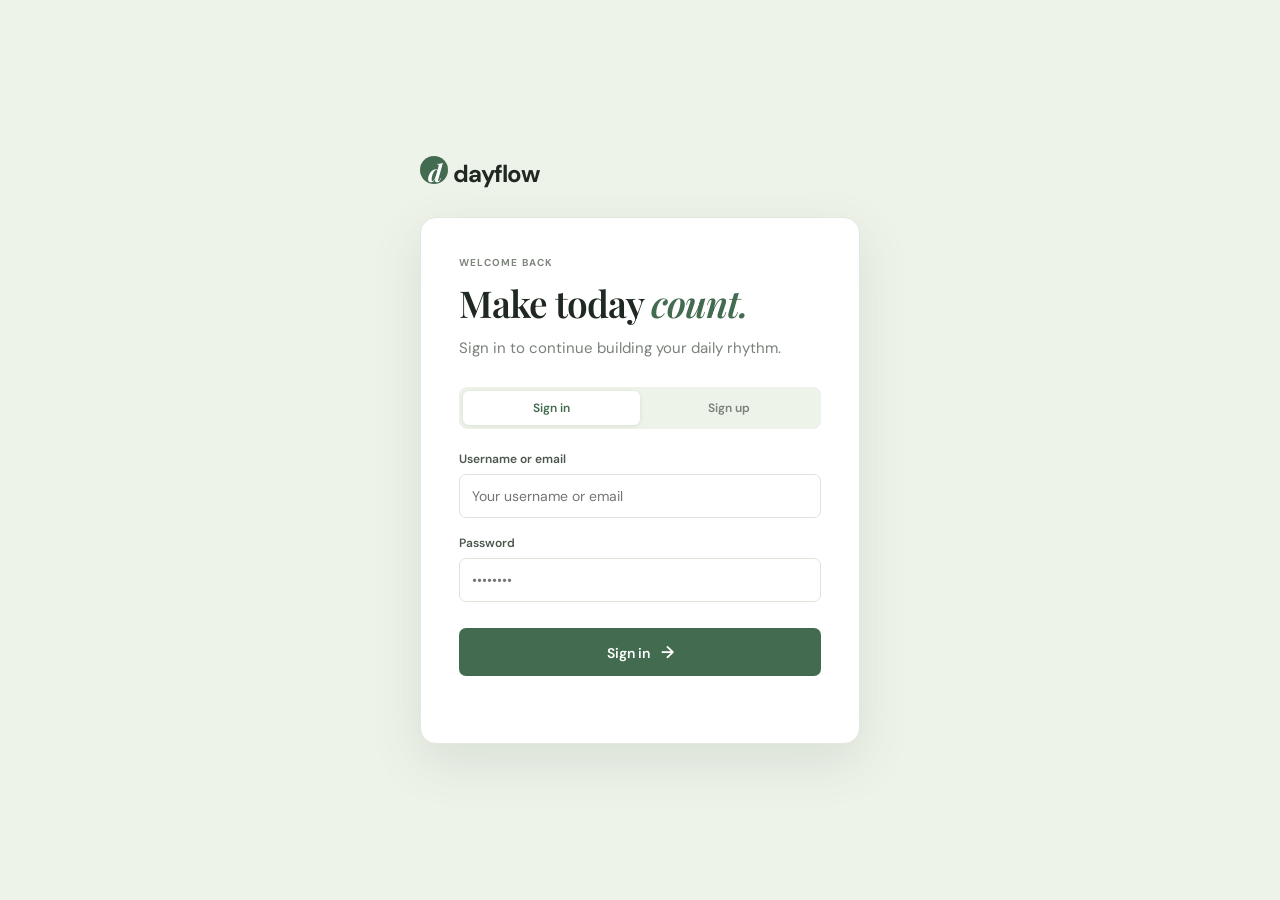
<file: index.html>
<!DOCTYPE html>
<html lang="en">
<head>
  <meta charset="UTF-8">
  <meta name="viewport" content="width=device-width, initial-scale=1.0">
  <title>Dayflow · Routine Tracker</title>
  <link rel="preconnect" href="https://fonts.googleapis.com">
  <link rel="preconnect" href="https://fonts.gstatic.com" crossorigin>
  <link href="https://fonts.googleapis.com/css2?family=DM+Mono:wght@400;500&family=DM+Sans:opsz,wght@9..40,400;9..40,500;9..40,600;9..40,700&family=Playfair+Display:ital,wght@0,600;0,700;1,600&display=swap" rel="stylesheet">
  <link rel="stylesheet" href="style.css">
</head>
<body>
  <main class="app-shell">
    <header class="topbar">
      <a class="brand" href="#"><span class="brand-mark">df</span><i>Dayflow</i></a>
      <div class="date-picker"><button id="previous-day" aria-label="Previous day">‹</button><span id="today-label"></span><button id="next-day" aria-label="Next day">›</button></div>
      <div class="profile"><button class="notification" id="notification-button" aria-label="Notifications">♧</button><button class="avatar" id="profile-button" aria-haspopup="true" aria-expanded="false">DK</button><div class="profile-menu" id="profile-menu"><strong>Deepak Kumar</strong><span>deepak@example.com</span><hr><button data-action="profile">My profile</button><button data-action="settings">Settings</button><button data-action="signout">Sign out</button></div></div>
    </header>

    <section class="hero">
      <div>
        <p class="eyebrow" id="day-caption">YOUR DAY</p>
        <h1>Make today <em>count.</em></h1>
        <p class="intro">Small moments, done with intention. You’ve got this.</p>
      </div>
      <div class="daily-score">
        <div class="score-ring"><span id="score-number">60</span> <small>%</small></div>
        <div><p class="eyebrow">DAILY PROGRESS</p><strong id="progress-text">3 of 5 complete</strong><p class="score-note">Keep your streak alive!</p></div>
      </div>
    </section>

    <section class="dashboard-grid">
      <section class="card routines-card">
        <div class="section-heading"><div><p class="eyebrow">TODAY'S ROUTINE</p><h2>Good morning, Deepak</h2></div><button class="text-button" id="add-routine">+ Add routine</button></div>
        <div class="routine-list" id="routine-list">
          <label class="routine done"><input type="checkbox" checked><span class="checkmark"></span><span class="routine-time">08:00</span><span class="routine-name">Wake up</span><span class="routine-tag active">Habit</span></label>
          <label class="routine done"><input type="checkbox" checked><span class="checkmark"></span><span class="routine-time">08:15</span><span class="routine-name">Morning meditation</span><span class="routine-tag calm">Mindfulness</span></label>
          <label class="routine done"><input type="checkbox" checked><span class="checkmark"></span><span class="routine-time">07:20</span><span class="routine-name">Movement & stretch</span><span class="routine-tag fitness">Health</span></label>
          <label class="routine"><input type="checkbox"><span class="checkmark"></span><span class="routine-time">12:30</span><span class="routine-name">Screen-free lunch</span><span class="routine-tag calm">Mindfulness</span></label>
          <label class="routine"><input type="checkbox"><span class="checkmark"></span><span class="routine-time">23:45</span><span class="routine-name">Read for 30 minutes</span><span class="routine-tag focus">Productivity</span></label>
        </div>
        <button class="complete-button" id="complete-all">Complete all routines <span>→</span></button>
      </section>

      <aside class="right-column">
        <section class="card activity-card"><div class="section-heading"><div><p class="eyebrow">ACTIVITY</p><h2>Your energy today</h2></div><button class="more" aria-label="More options">•••</button></div>
          <div class="chart"><div class="chart-labels"><span>100%</span><span>50%</span><span>0%</span></div><div class="bars"><i style="--h:36%"></i><i style="--h:59%"></i><i style="--h:42%"></i><i class="today" style="--h:82%"></i><i style="--h:48%"></i><i style="--h:66%"></i><i style="--h:31%"></i></div><div class="week"><span>M</span><span>T</span><span>W</span><span class="selected">T</span><span>F</span><span>S</span><span>S</span></div></div>
          <div class="activity-summary"><span><b>7,842</b> steps</span><span><b>42</b> active mins</span><span><b>2,180</b> kcal</span></div>
        </section>
      
        <section class="quote-card"><span class="quote-mark">“</span><p>Success is the sum of small efforts, repeated day in and day out.</p><small>— ROBERT COLLIER</small></section>
      </aside>
    </section>

    <section class="bottom-grid">
      <section class="card habits-card"><div class="section-heading"><div><p class="eyebrow">HABIT STREAKS</p><h2>Keep the momentum going</h2></div><button class="text-button" id="reset-habits">Reset today</button></div><div class="habit-grid"><button class="habit" data-habit="Early riser" data-streak="12"><span class="habit-icon orange">☀</span><b>Early riser</b><small><strong>12</strong> day streak</small><div class="mini-progress"><i style="width:78%"></i></div><span class="habit-status">Check in</span></button><button class="habit" data-habit="Read daily" data-streak="8"><span class="habit-icon purple">◒</span><b>Read daily</b><small><strong>8</strong> day streak</small><div class="mini-progress"><i style="width:54%"></i></div><span class="habit-status">Check in</span></button><button class="habit" data-habit="Drink water" data-streak="24"><span class="habit-icon green">⌇</span><b>Drink water</b><small><strong>24</strong> day streak</small><div class="mini-progress"><i style="width:94%"></i></div><span class="habit-status">Check in</span></button></div></section>
      <section class="card focus-card"><div><p class="eyebrow">FOCUS FOR TODAY</p><h2>What matters most?</h2><p>Set one clear intention for your day.</p></div><button id="set-focus">Set my focus <span>→</span></button></section>
    </section>

  </main>
  <dialog id="routine-dialog"><form method="dialog"><button class="dialog-close" id="close-routine-dialog" type="button" aria-label="Close dialog">×</button><p class="eyebrow">NEW ROUTINE</p><h2>Add a routine/task</h2><label>Routine name<input id="new-routine-name" required placeholder="e.g. Evening walk"></label><label>Time<input id="new-routine-time" type="time" value=""></label><fieldset class="category-picker"><legend>Category <small>(optional)</small></legend><div class="category-options"><button type="button" data-category="Habit">Habit</button><button type="button" data-category="Mindfulness">Mindfulness</button><button type="button" data-category="Health">Health</button><button type="button" data-category="Career">Career</button><button type="button" data-category="Digital Wellbeing">Digital Wellbeing
  </button><button type="button" data-category="Self care">Self care</button><button type="button" data-category="Productivity">Productivity</button><button type="button" data-category="Social">Social</button><button type="button" data-category="Hobbies">Hobbies</button><button type="button" data-category="Challenge">Challenge</button><button type="button" data-category="Others">Others</button></div></fieldset><button class="save-routine" value="default">Add to today</button></form></dialog>

  <dialog id="account-dialog"><form method="dialog"><button class="dialog-close" value="cancel">×</button><p class="eyebrow">ACCOUNT</p><h2>Your profile</h2><label>Profile picture<input id="account-photo" type="file" accept="image/*"></label><label>Display name<input id="account-name" value="Deepak Kumar"></label><label>Email address<input id="account-email" type="email" value="deepak@example.com"></label><button class="save-routine" value="default">Save changes</button></form></dialog>
  <div class="toast" id="toast" role="status"></div>
  <script src="index.js"></script>
</body>
</html>
</file>
<file: style.css>
/* Design tokens */
:root {
  --ink: #1f2921;
  --muted: #7a807a;
  --line: #e8e8e1;
  --green: #426b50;
  --cream: #f4eee1;
}

* {
  box-sizing: border-box;
}

body {
  margin: 0;
  background: #f7f7f2;
  color: var(--ink);
  font: 15px 'DM Sans', sans-serif;
}

.app-shell {
  max-width: 1200px;
  margin: auto;
  padding: 0 38px 44px;
}

/* Header */
.topbar { height: 84px; display: flex; align-items: center; justify-content: space-between; border-bottom: 1px solid var(--line); }
.brand { color: var(--ink); font-size: 23px; font-weight: 700; letter-spacing: -1px; text-decoration: none; }
.brand-mark { display: inline-grid; width: 28px; height: 28px; margin-right: 5px; place-items: center; border-radius: 50%; background: var(--green); color: #fff; font-family: 'Playfair Display'; font-style: italic; }
.date-picker { display: flex; align-items: center; gap: 15px; color: #526055; font: 500 13px 'DM Mono'; }
.date-picker button, .notification, .more { border: 0; background: transparent; color: #7d847d; cursor: pointer; font: 27px serif; }
.profile { display: flex; align-items: center; gap: 18px; }
.notification { font-size: 20px; transform: rotate(180deg); }
.avatar { display: grid; width: 34px; height: 34px; place-items: center; border-radius: 50%; background: #e3b39d; color: #633f30; font-size: 11px; font-weight: bold; }

/* Headings and hero */
.hero { display: flex; align-items: center; justify-content: space-between; padding: 54px 3px 44px; }
.eyebrow { margin: 0 0 9px; color: #80877e; font: 500 10px 'DM Mono'; letter-spacing: 1.2px; }
h1, h2, p { margin-top: 0; }
h1 { margin-bottom: 10px; font: 600 45px 'Playfair Display'; letter-spacing: -1.5px; }
h1 em { color: var(--green); font-weight: 600; }
.intro { margin: 0; color: var(--muted); }
.daily-score { display: flex; align-items: center; gap: 17px; padding: 14px 22px; border-radius: 12px; background: #eff3e9; }
.score-ring { display: grid; position: relative; width: 62px; height: 62px; place-content: center; border-radius: 50%; background: conic-gradient(var(--green) 60%, #c6d3c1 0); font: 600 19px 'DM Mono'; }
.score-ring::before { position: absolute; inset: 6px; border-radius: 50%; background: #eff3e9; content: ''; }
.score-ring span, .score-ring small { z-index: 1; }
.score-ring small { align-self: center; margin-top: -22px; margin-left: 34px; font-size: 10px; }
.daily-score strong { font-size: 13px; }
.score-note { margin: 4px 0 0; color: #758071; font-size: 11px; }

/* Main cards and routine list */
.dashboard-grid, .bottom-grid { display: grid; grid-template-columns: 1.28fr .72fr; gap: 22px; }
.bottom-grid { margin-top: 22px; }
.right-column { display: grid; gap: 22px; }
.card { border: 1px solid var(--line); border-radius: 12px; background: #fff; }
.routines-card { padding: 27px 29px 22px; }
.section-heading { display: flex; align-items: flex-start; justify-content: space-between; }
.section-heading h2 { margin: 0; font: 600 21px 'Playfair Display'; letter-spacing: -.4px; }
.text-button, .section-heading a { border: 0; background: none; color: var(--green); cursor: pointer; font: 600 12px 'DM Sans'; text-decoration: none; }
.routine-list { margin-top: 23px; }
.routine { display: grid; grid-template-columns: 20px 52px 1fr auto auto; align-items: center; gap: 11px; padding: 16px 0; border-top: 1px solid #eeeeea; cursor: pointer; }
.routine input { display: none; }
.checkmark { position: relative; width: 18px; height: 18px; border: 1.5px solid #cbd0c8; border-radius: 50%; }
.done .checkmark { border-color: var(--green); background: var(--green); }
.done .checkmark::after { position: absolute; top: -1px; left: 3px; color: #fff; content: '✓'; font-size: 12px; }
.routine-time { color: #899088; font: 11px 'DM Mono'; }
.routine-name { font-weight: 500; }
.done .routine-name { color: #9aa098; text-decoration: line-through; }
.routine-tag { padding: 5px 8px; border-radius: 20px; font: 10px 'DM Mono'; }
.routine-actions {
  position: relative;
}

.routine-more {
  width: 25px;
  padding: 3px 0;
  border: 0;
  border-radius: 5px;
  background: transparent;
  color: #7a807a;
  cursor: pointer;
  font: 15px 'DM Sans';
  letter-spacing: 1px;
}

.routine-more:hover,
.routine-actions.open .routine-more {
  background: #f0f3ed;
  color: var(--green);
}

.routine-menu {
  display: none;
  position: absolute;
  z-index: 4;
  top: 29px;
  right: 0;
  width: 96px;
  padding: 5px;
  border: 1px solid var(--line);
  border-radius: 8px;
  background: #fff;
  box-shadow: 0 8px 20px #26352920;
}

.routine-actions.open .routine-menu {
  display: grid;
  gap: 2px;
}

.routine-menu button {
  padding: 7px 8px;
  border: 0;
  border-radius: 5px;
  background: transparent;
  color: var(--ink);
  cursor: pointer;
  font: 12px 'DM Sans';
  text-align: left;
}

.routine-menu button:hover {
  background: #f3f5f0;
}

.routine-menu [data-routine-action="delete"] {
  color: #ae4c43;
}
.active { background: #d9e1d2; color: #586e51; }.calm { background: #eef3e8; color: #66805d; }.fitness { background: #b0e7da; color: #287324; }.focus { background: #edeafb; color: #6c6394; }
.complete-button, .focus-card button, .save-routine { width: 100%; margin-top: 16px; padding: 13px; border: 0; border-radius: 7px; background: var(--green); color: #fff; cursor: pointer; font: 600 13px 'DM Sans'; }

/* Activity */
.activity-card { padding: 27px 25px 20px; }.more { font: 17px 'DM Sans'; letter-spacing: 2px; }
.chart { position: relative; height: 179px; margin-top: 18px; padding-left: 31px; border-bottom: 1px solid #e9ece5; }
.chart-labels { display: flex; position: absolute; top: 0; left: 0; height: 135px; flex-direction: column; justify-content: space-between; color: #a1a69f; font: 9px 'DM Mono'; }
.bars { display: flex; height: 135px; align-items: flex-end; justify-content: space-around; background: repeating-linear-gradient(to bottom, transparent 0, transparent 66px, #edf0ea 67px); }
.bars i { display: block; width: 17px; height: var(--h); border-radius: 4px 4px 0 0; background: #cfddc9; cursor: pointer; }.bars .today { background: var(--green); }
.week { display: flex; justify-content: space-around; margin-top: 10px; color: #a0a59e; font: 10px 'DM Mono'; }.week span { cursor: pointer; }.week .selected { color: var(--green); font-weight: bold; }
.activity-summary { display: flex; justify-content: space-between; padding-top: 15px; border-top: 1px solid #eee; color: #899087; font-size: 10px; }.activity-summary b { color: #405044; font: 500 12px 'DM Mono'; }
.quote-card { position: relative; overflow: hidden; padding: 25px 28px; border-radius: 12px; background: var(--cream); }.quote-mark { position: absolute; top: -26px; right: 20px; color: #e5d9c4; font: 110px 'Playfair Display'; }.quote-card p { position: relative; max-width: 270px; margin-bottom: 18px; font: 600 18px/1.35 'Playfair Display'; }.quote-card small { color: #907c62; font: 10px 'DM Mono'; }

/* Habits and focus */
.habits-card { padding: 25px 29px; }.habit-grid { display: grid; grid-template-columns: repeat(3, 1fr); gap: 25px; margin-top: 24px; }.habit { display: grid; grid-template-columns: 36px 1fr; align-items: center; column-gap: 10px; }.habit-icon { display: grid; grid-row: span 2; width: 35px; height: 35px; place-items: center; border-radius: 10px; font-size: 20px; }.orange { background: #fbe7d7; color: #cf7943; }.purple { background: #eeeafa; color: #73689c; }.green { background: #e5f0df; color: #56805c; }.habit b { font-size: 12px; }.habit small { color: #899087; font-size: 10px; }.habit small strong { color: var(--green); }.mini-progress { grid-column: 1 / -1; height: 4px; margin-top: 12px; border-radius: 4px; background: #edf0eb; }.mini-progress i { display: block; height: 100%; border-radius: inherit; background: var(--green); }
.focus-card { display: flex; align-items: center; justify-content: space-between; padding: 25px 26px; border: 0; background: var(--green); color: #fff; }.focus-card .eyebrow { color: #c6d7c5; }.focus-card h2 { margin: 0 0 6px; font: 600 20px 'Playfair Display'; }.focus-card p:last-child { margin: 0; color: #d3ded1; font-size: 12px; }.focus-card button { width: auto; margin: 0; padding: 11px 14px; background: #f8f7ef; color: var(--green); white-space: nowrap; }

/* Dialogs */
dialog { width: min(400px, 90vw); padding: 0; border: 0; border-radius: 14px; box-shadow: 0 20px 60px #29322b55; }dialog::backdrop { background: #23312675; }dialog form { position: relative; padding: 28px; }dialog h2 { margin: 0 0 24px; font: 600 25px 'Playfair Display'; }.dialog-close { position: absolute; top: 10px; right: 15px; border: 0; background: none; color: #788078; cursor: pointer; font-size: 25px; }dialog label { display: block; margin: 16px 0; font-size: 12px; font-weight: 600; }dialog input { display: block; width: 100%; margin-top: 7px; padding: 10px; border: 1px solid #dfe3da; border-radius: 6px; font: 14px 'DM Sans'; }
.category-picker { margin: 18px 0 2px; padding: 0; border: 0; }.category-picker legend { margin-bottom: 9px; font-size: 12px; font-weight: 600; }.category-picker small { color: var(--muted); font-weight: 400; }.category-options { display: flex; flex-wrap: wrap; gap: 7px; }.category-options button { padding: 6px 9px; border: 1px solid #dfe3da; border-radius: 16px; background: #fff; color: #536054; cursor: pointer; font: 11px 'DM Sans'; }.category-options button:hover, .category-options button.selected { border-color: var(--green); background: #eaf1e6; color: var(--green); }

/* Small screens */
@media (max-width: 760px) { .app-shell { padding: 0 18px 30px; }.topbar { height: 68px; }.date-picker { display: none; }.hero, .daily-score, .focus-card { flex-direction: column; align-items: flex-start; gap: 22px; }.hero { padding: 38px 0 30px; }h1 { font-size: 37px; }.dashboard-grid, .bottom-grid { grid-template-columns: 1fr; }.habit-grid { gap: 12px; }.habit { grid-template-columns: 1fr; }.habit-icon { grid-row: auto; }.profile { gap: 8px; }.routines-card, .habits-card { padding: 22px 18px; }.routine { grid-template-columns: 20px 42px 1fr auto; }.routine-tag { display: none; } }

/* Profile dropdown */
.profile { position: relative; }
.avatar { overflow: hidden; padding: 0; border: 0; cursor: pointer; }
.avatar img { width: 100%; height: 100%; object-fit: cover; }
.profile-menu { display: none; position: absolute; z-index: 5; top: 46px; right: 0; width: 190px; padding: 16px; border: 1px solid var(--line); border-radius: 10px; background: #fff; box-shadow: 0 12px 30px #26352920; }
.profile-menu.open { display: grid; gap: 7px; }
.profile-menu strong { font-size: 13px; }
.profile-menu span { color: var(--muted); font-size: 11px; }
.profile-menu hr { width: 100%; margin: 6px 0; border: 0; border-top: 1px solid var(--line); }
.profile-menu button { padding: 5px 0; border: 0; background: none; color: var(--ink); cursor: pointer; font: 12px 'DM Sans'; text-align: left; }

/* Interactive habits */
.habit { padding: 0; border: 0; background: transparent; color: var(--ink); cursor: pointer; text-align: left; }
.habit-status { grid-column: 2; margin-top: 6px; color: var(--green); font: 10px 'DM Mono'; }
.habit.checked .habit-status { color: #8b9489; }
.habit.checked .habit-status::before { content: '✓ '; font-weight: bold; }

/* Feedback message */
.toast { position: fixed; z-index: 10; bottom: 24px; left: 50%; padding: 12px 18px; border-radius: 8px; background: #243c2d; color: #fff; opacity: 0; pointer-events: none; transform: translate(-50%, 20px); transition: .25s; font-size: 13px; }
.toast.visible { opacity: 1; transform: translate(-50%, 0); }

@media (max-width: 760px) { .habit-status { grid-column: 1; }.profile-menu { top: 42px; right: 0; } }
</file>
<file: login.css>
/* ------------------------------
   Theme variables and base reset
   ------------------------------ */
:root {
  --ink: #1f2921;
  --green: #426b50;
  --muted: #7a807a;
}

* {
  box-sizing: border-box;
}

body {
  display: grid;
  min-height: 100vh;
  margin: 0;
  place-items: center;
  background: #eef3e9;
  color: var(--ink);
  font: 15px 'DM Sans', sans-serif;
}

/* ------------------------------
   Page layout and Dayflow logo
   ------------------------------ */
.login-shell {
  width: min(100% - 36px, 440px);
}

.brand {
  display: block;
  margin-bottom: 28px;
  color: var(--ink);
  font-size: 24px;
  font-weight: 700;
  letter-spacing: -1px;
  text-decoration: none;
}

.brand span {
  display: inline-grid;
  width: 28px;
  height: 28px;
  margin-right: 5px;
  place-items: center;
  border-radius: 50%;
  background: var(--green);
  color: #fff;
  font-family: 'Playfair Display';
  font-style: italic;
}

/* ------------------------------
   Login card and heading
   ------------------------------ */
.login-card {
  padding: 38px;
  border: 1px solid #e4e9df;
  border-radius: 16px;
  background: #fff;
  box-shadow: 0 18px 50px #3f5a4520;
}

.eyebrow {
  margin: 0 0 9px;
  color: #7f877d;
  font-size: 10px;
  font-weight: 700;
  letter-spacing: 1.2px;
}

h1 {
  margin: 0 0 10px;
  font: 600 37px 'Playfair Display';
  letter-spacing: -1px;
}

h1 em {
  color: var(--green);
}

.subtext {
  margin: 0 0 28px;
  color: var(--muted);
  line-height: 1.5;
}

/* ------------------------------
   Sign-in and sign-up tabs
   ------------------------------ */
.auth-tabs {
  display: grid;
  grid-template-columns: 1fr 1fr;
  margin: 0 0 22px;
  padding: 4px;
  border-radius: 8px;
  background: #eef3e9;
}

.auth-tab {
  width: 100%;
  margin: 0;
  padding: 9px;
  border-radius: 6px;
  background: transparent;
  color: var(--muted);
  font-size: 12px;
}

.auth-tab.active {
  background: #fff;
  color: var(--green);
  box-shadow: 0 1px 4px #3f5a4520;
}

/* ------------------------------
   Form fields and submit button
   ------------------------------ */
label {
  display: block;
  margin: 17px 0;
  color: #4b574d;
  font-size: 12px;
  font-weight: 600;
}

input {
  width: 100%;
  margin-top: 7px;
  padding: 12px;
  border: 1px solid #dfe5db;
  border-radius: 7px;
  font: 14px 'DM Sans';
}

input:focus {
  border-color: var(--green);
  outline: 2px solid #b7d0b9;
}

button {
  width: 100%;
  margin-top: 9px;
  padding: 13px;
  border: 0;
  border-radius: 7px;
  background: var(--green);
  color: #fff;
  cursor: pointer;
  font: 600 14px 'DM Sans';
}

button span {
  padding-left: 8px;
  font-size: 17px;
}

.hint {
  margin: 20px 0 0;
  color: #8c938a;
  font-size: 11px;
  text-align: center;
}

/* ------------------------------
   Sign-in/sign-up mode controls
   ------------------------------ */
.signup-only {
  display: none;
}

.signup-mode .signup-only {
  display: block;
}

.form-message {
  min-height: 17px;
  margin: 12px 0 0;
  color: var(--green);
  font-size: 12px;
  text-align: center;
}

.form-message.error {
  color: #b34d43;
}

/* ------------------------------
   Mobile adjustments
   ------------------------------ */
@media (max-width: 480px) {
  .login-card {
    padding: 28px 23px;
  }

  h1 {
    font-size: 33px;
  }
}
</file>
